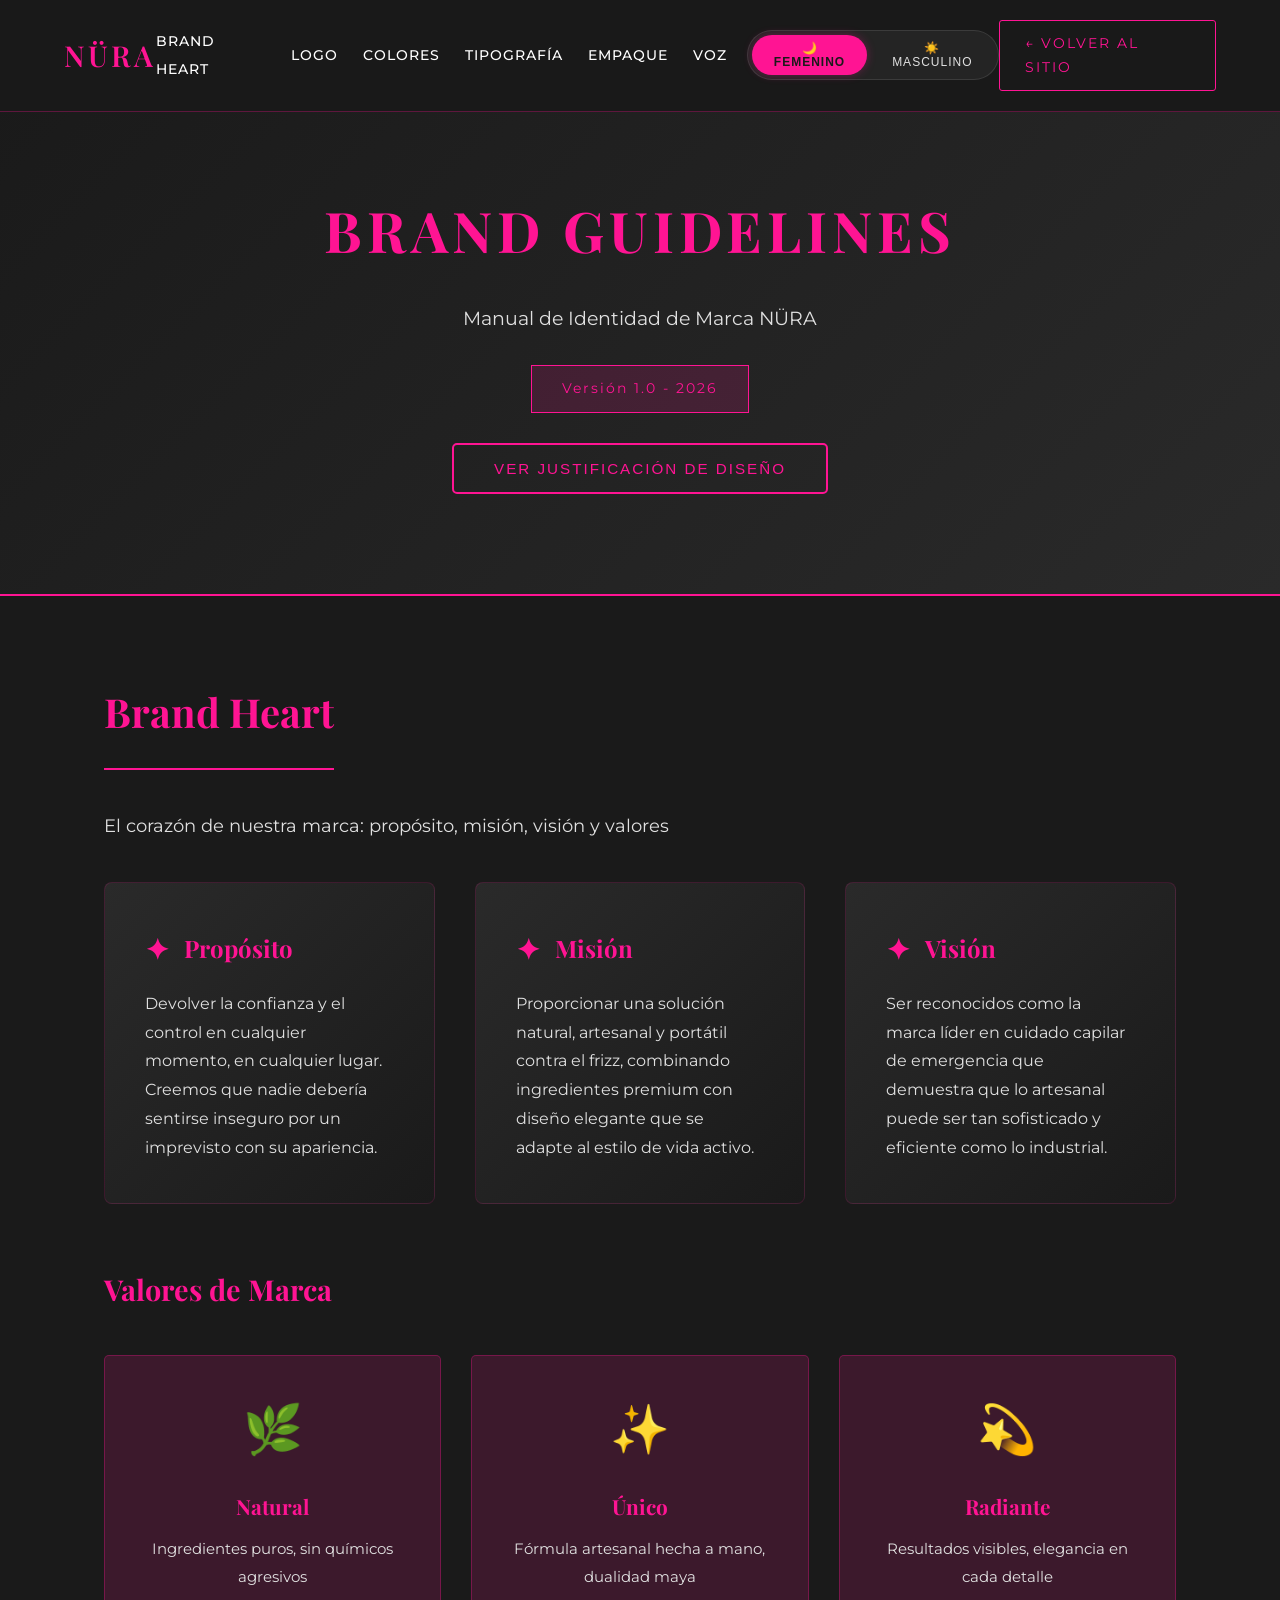
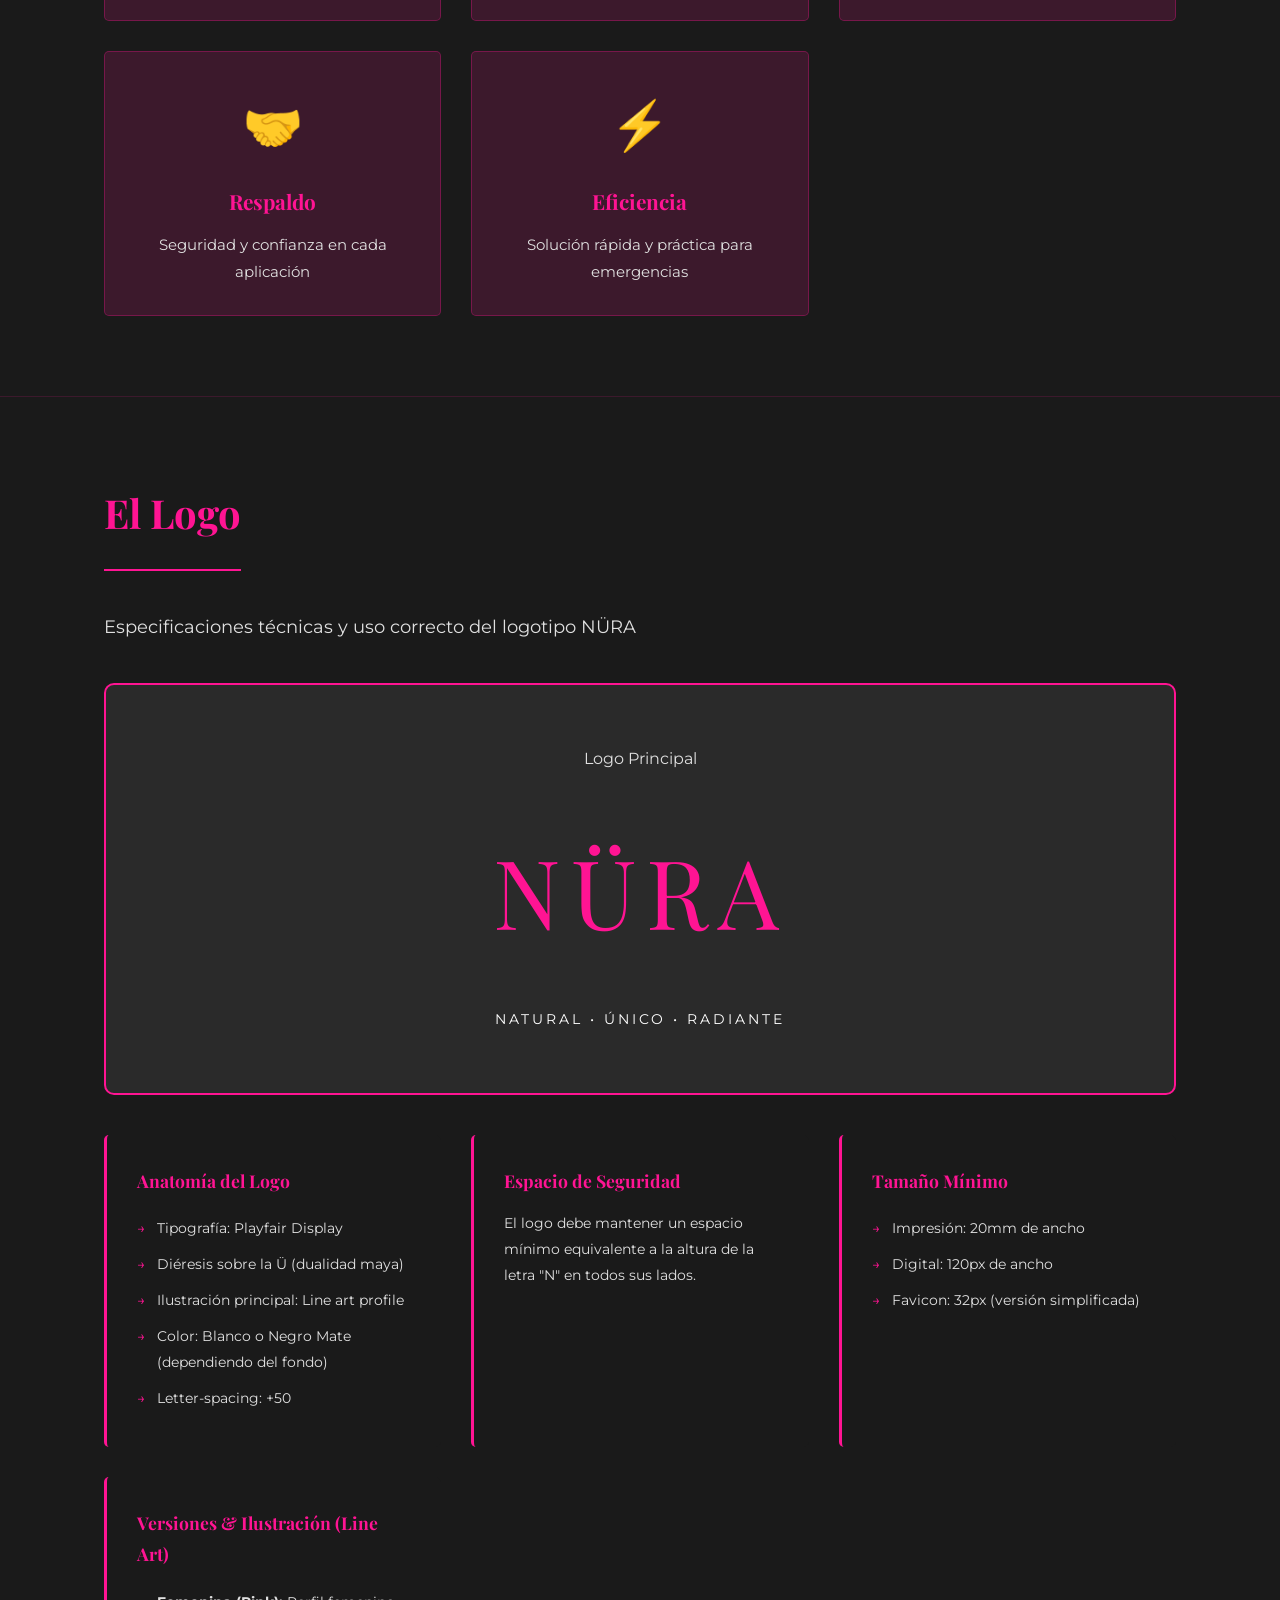
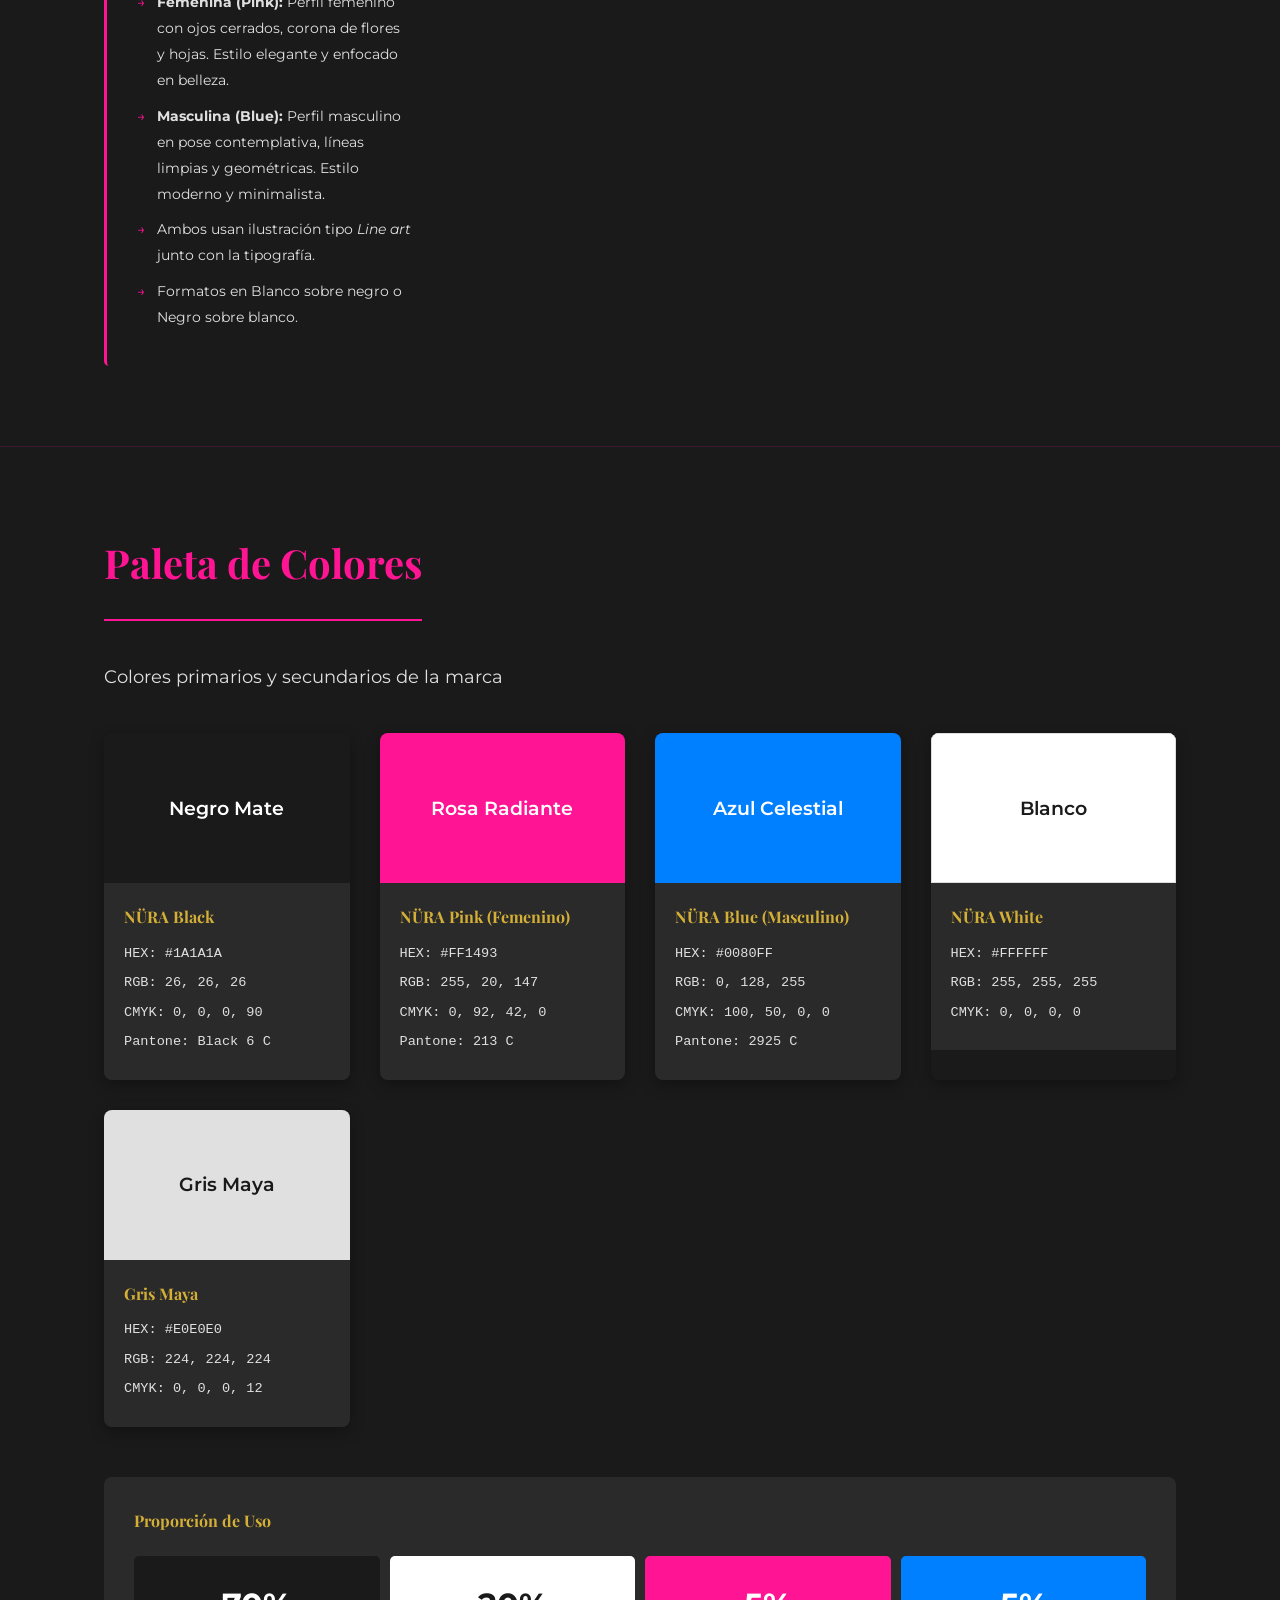
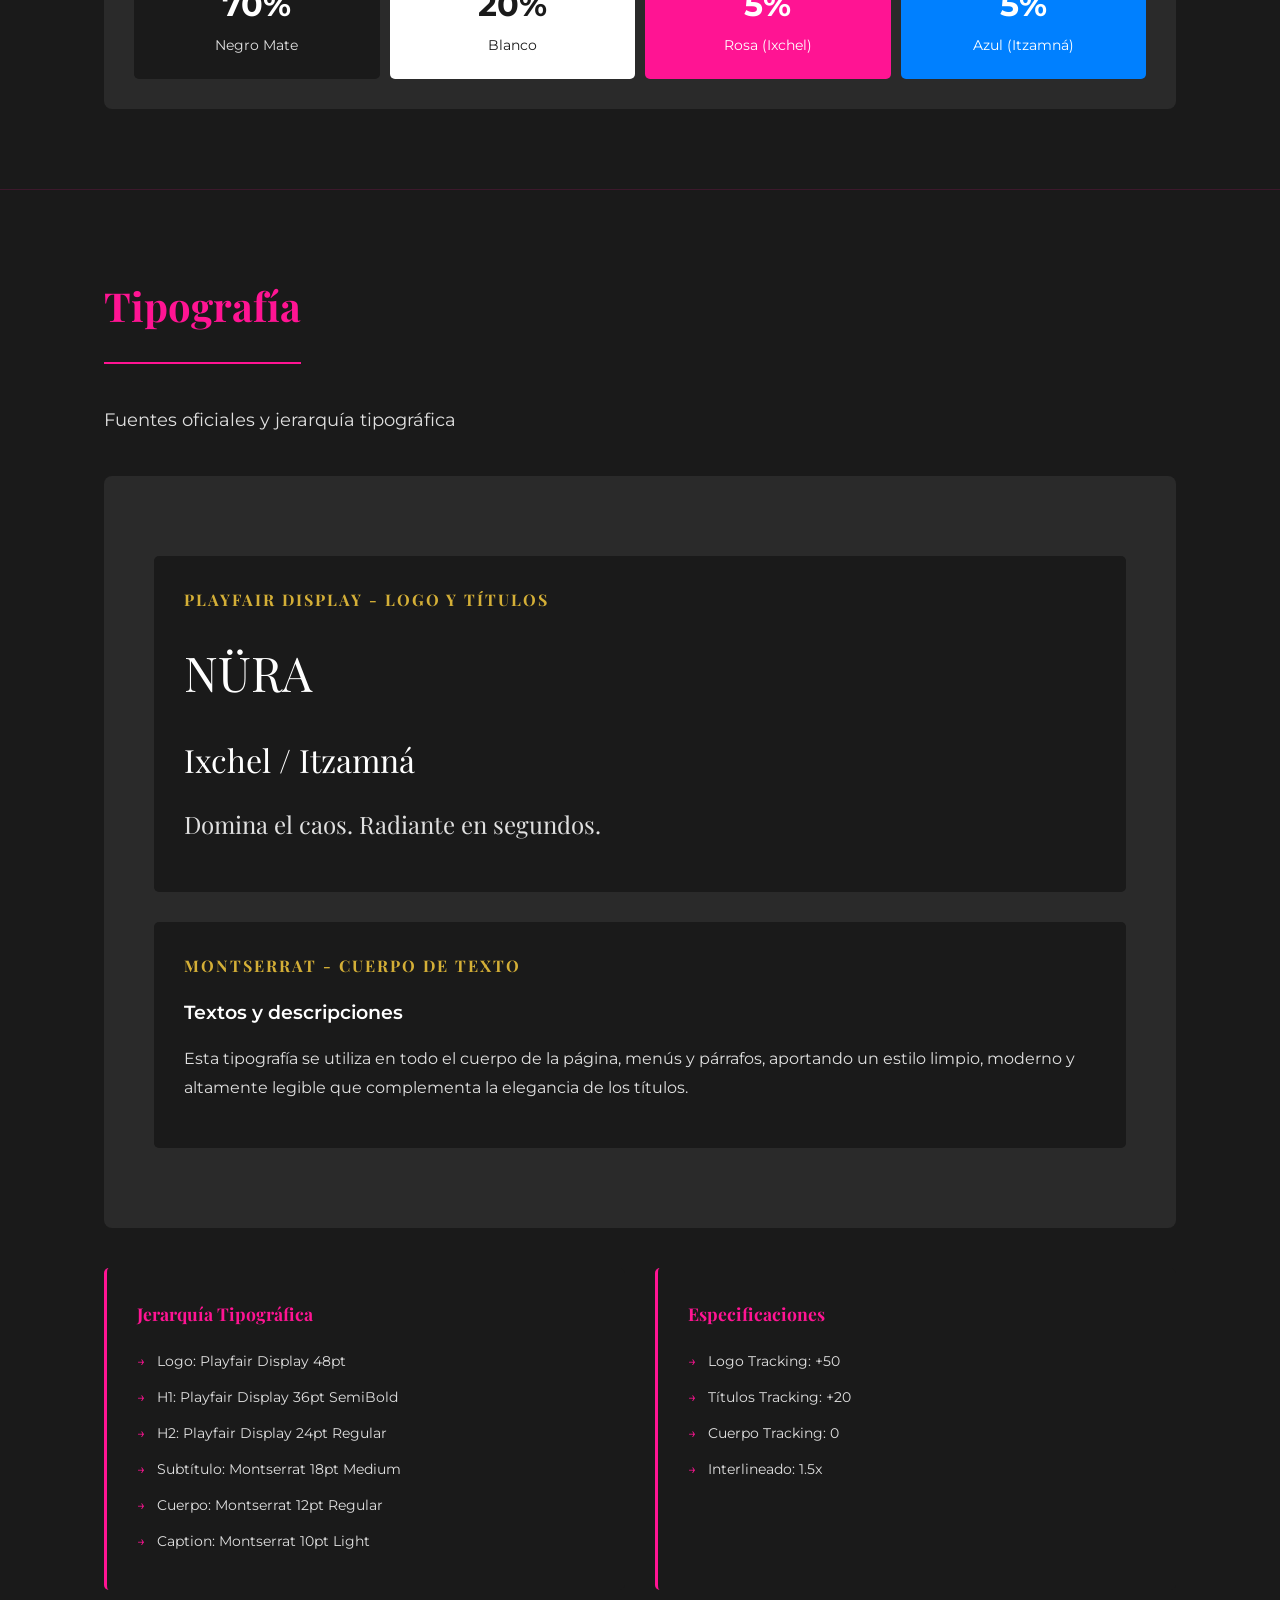
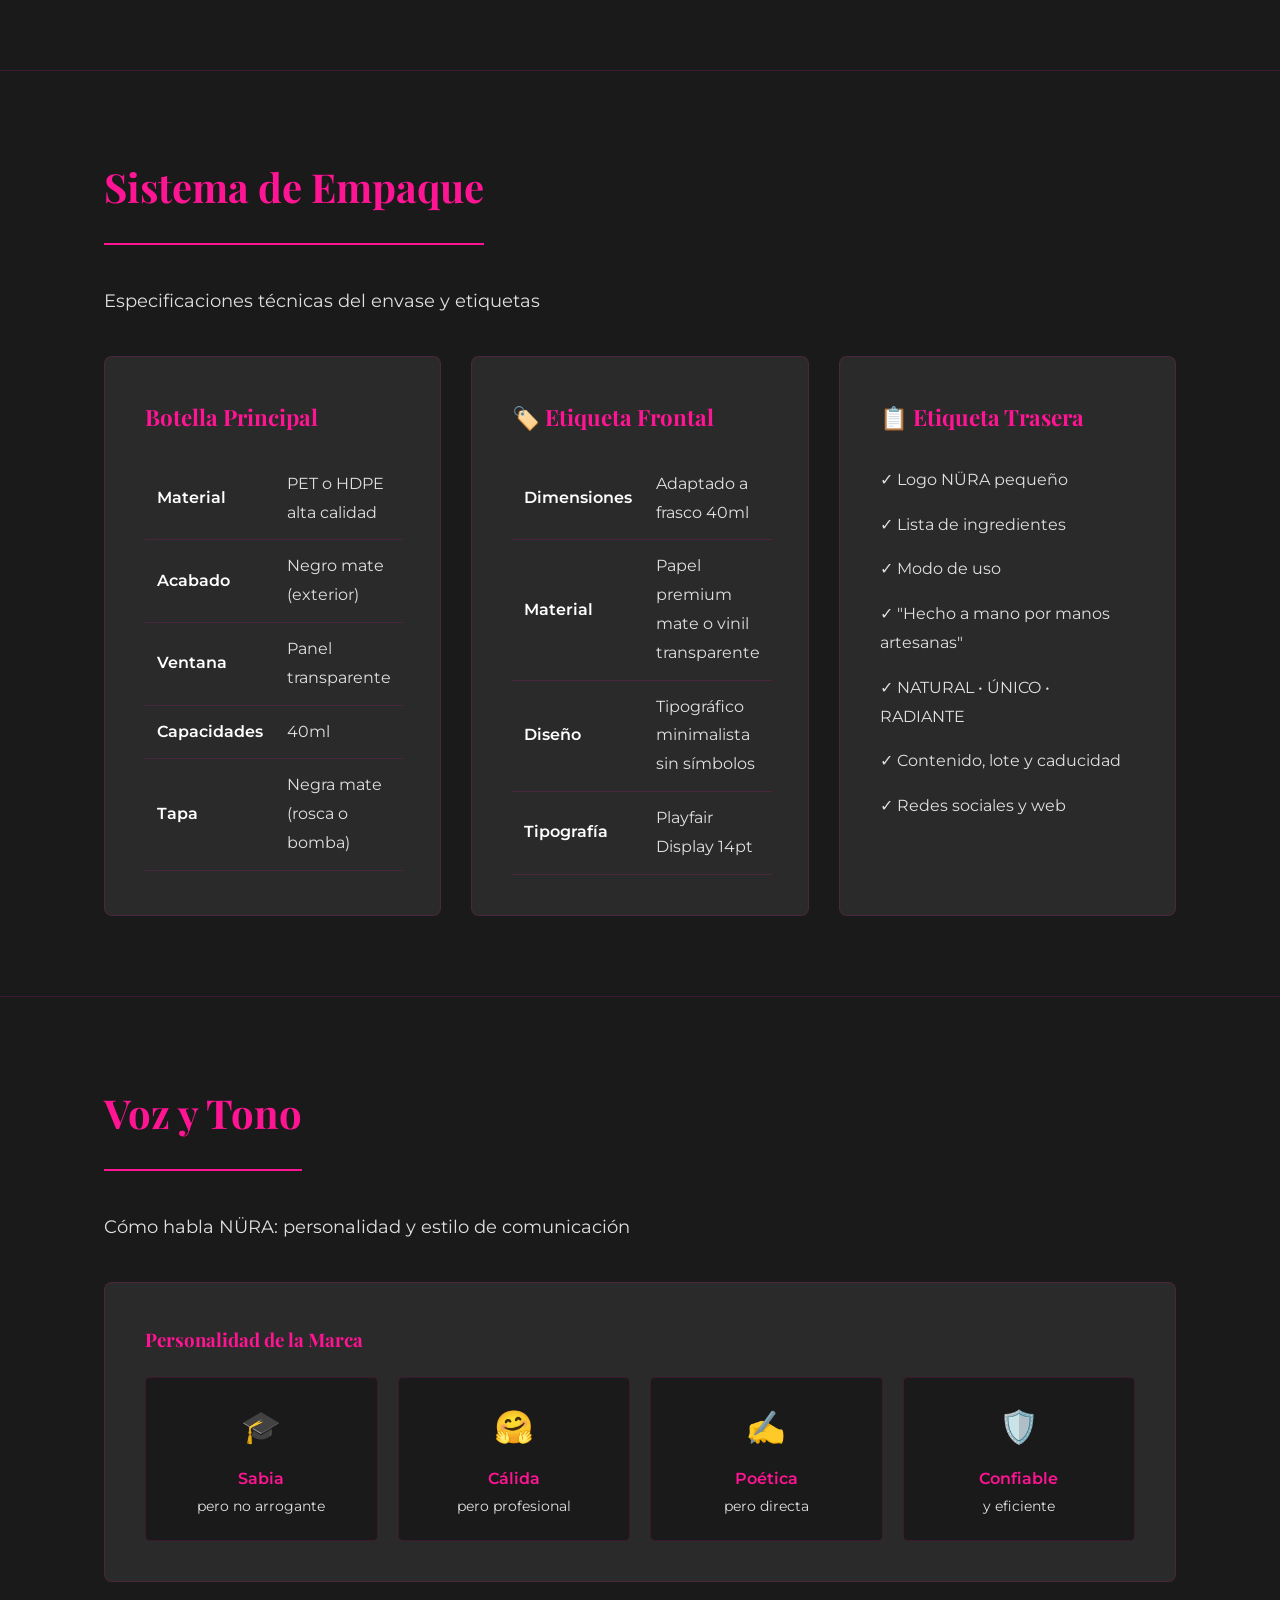
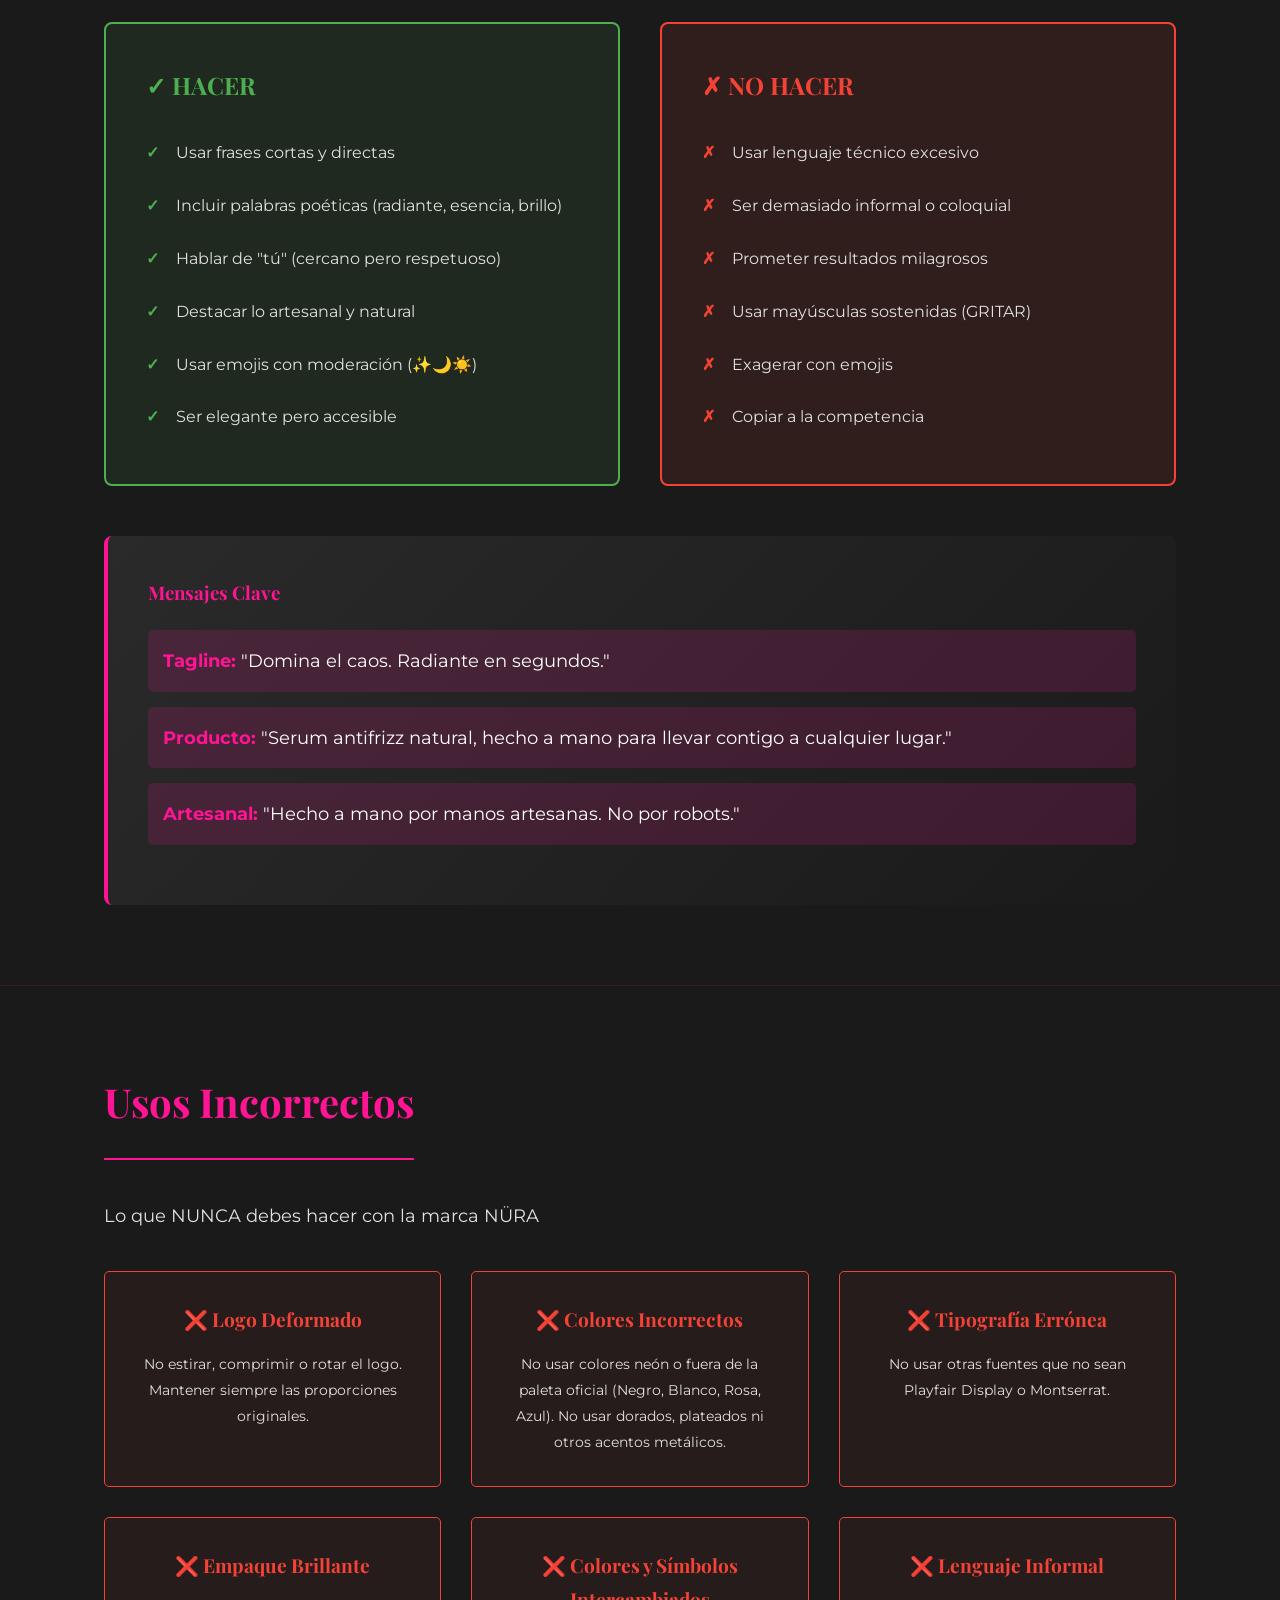
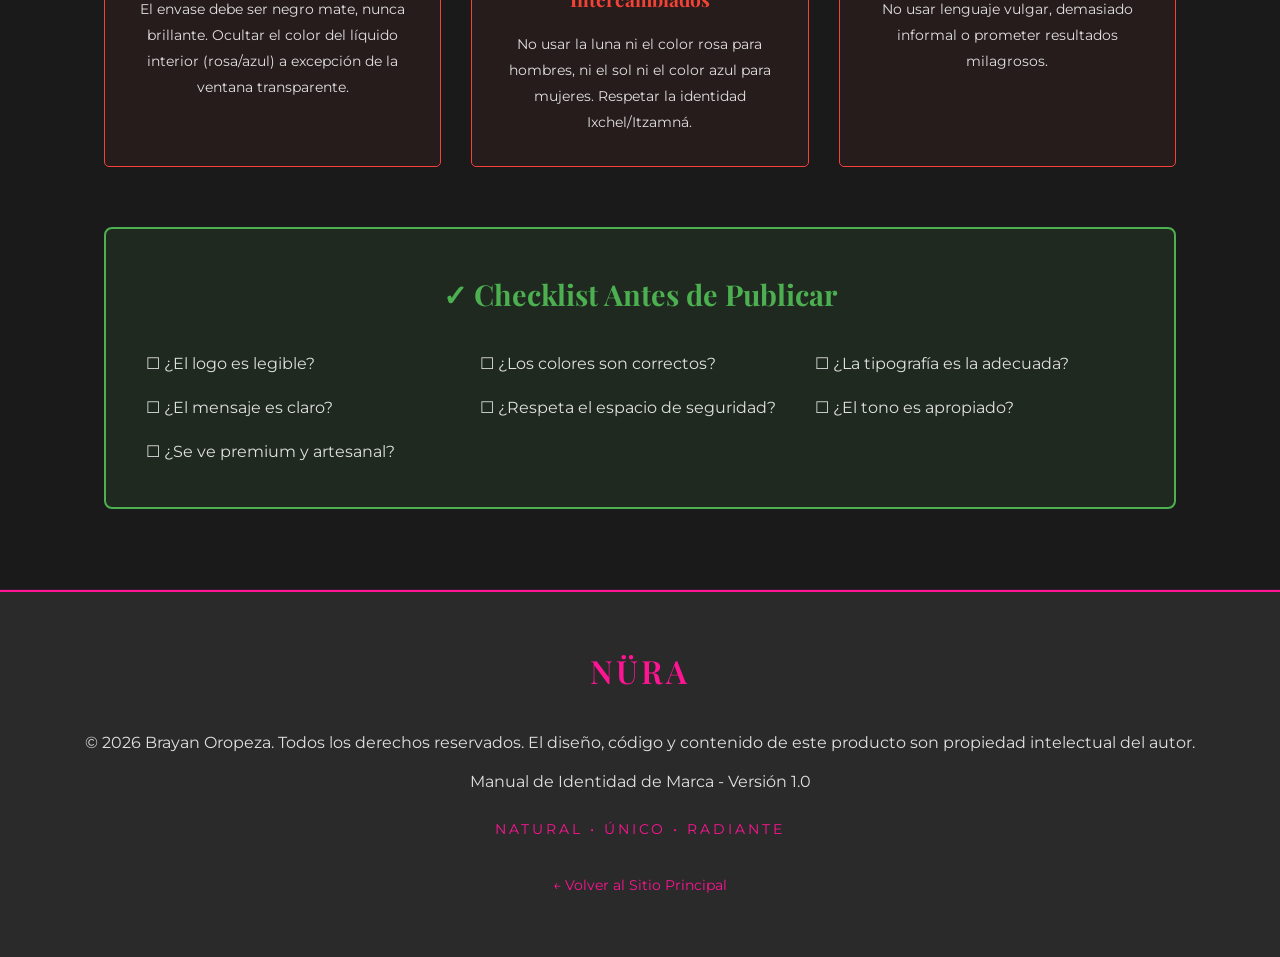
<file: brand-guidelines.html>
<!DOCTYPE html>
<html lang="es">
<head>
    <meta charset="UTF-8">
    <meta name="viewport" content="width=device-width, initial-scale=1.0">
    <meta name="description" content="NÜRA Brand Guidelines - Manual de Identidad de Marca">
    <title>NÜRA | Brand Guidelines</title>

    <!-- Fuentes -->
    <link rel="preconnect" href="https://fonts.googleapis.com">
    <link rel="preconnect" href="https://fonts.gstatic.com" crossorigin>
    <link href="https://fonts.googleapis.com/css2?family=Montserrat:wght@300;400;500;600;700&family=Playfair+Display:wght@400;600;700&display=swap" rel="stylesheet">

    <style>
        * {
            margin: 0;
            padding: 0;
            box-sizing: border-box;
        }

        :root {
            --nura-black: #1A1A1A;
            --nura-gold: #D4AF37;
            --nura-pink: #FF1493;
            --nura-blue: #0080FF;
            --nura-white: #FFFFFF;
            --nura-gray: #E0E0E0;
            --nura-gray-dark: #2a2a2a;
        }

        body {
            font-family: 'Montserrat', sans-serif;
            background-color: var(--nura-black);
            color: var(--nura-white);
            line-height: 1.8;
            overflow-x: hidden;
            
            /* Bloquear selección de texto */
            user-select: none;
            -webkit-user-select: none;
            -moz-user-select: none;
            -ms-user-select: none;
            
            /* Theme variables */
            --theme-primary: var(--nura-pink);
            --theme-primary-rgb: 255, 20, 147;
            --theme-glow: rgba(255, 20, 147, 0.3);
            --theme-glow-light: rgba(255, 20, 147, 0.15);
            transition: background-color 0.5s ease, color 0.5s ease;
        }

        body.theme-male {
            --theme-primary: var(--nura-blue);
            --theme-primary-rgb: 0, 128, 255;
            --theme-glow: rgba(0, 128, 255, 0.3);
            --theme-glow-light: rgba(0, 128, 255, 0.15);
        }

        h1, h2, h3, h4, .logo-text {
            font-family: 'Playfair Display', serif;
        }

        /* Navegación */
        nav {
            position: fixed;
            top: 0;
            width: 100%;
            padding: 20px 5%;
            background: rgba(26, 26, 26, 0.98);
            backdrop-filter: blur(10px);
            z-index: 1000;
            display: flex;
            justify-content: space-between;
            align-items: center;
            border-bottom: 1px solid var(--theme-glow);
            transition: border-bottom 0.5s ease;
        }

        .logo {
            font-family: 'Playfair Display', serif;
            font-size: 1.8rem;
            color: var(--theme-primary);
            text-decoration: none;
            font-weight: 600;
            letter-spacing: 3px;
            transition: color 0.5s ease;
        }

        .nav-links {
            display: flex;
            gap: 25px;
            list-style: none;
            align-items: center;
        }

        .nav-links a {
            color: var(--nura-white);
            text-decoration: none;
            font-size: 0.85rem;
            font-weight: 500;
            letter-spacing: 1px;
            transition: color 0.3s ease;
            text-transform: uppercase;
        }

        .nav-links a:hover {
            color: var(--theme-primary);
        }

        .back-button {
            padding: 10px 25px;
            border: 1px solid var(--theme-primary);
            color: var(--theme-primary);
            text-decoration: none;
            font-size: 0.85rem;
            letter-spacing: 2px;
            text-transform: uppercase;
            transition: all 0.3s ease;
            border-radius: 3px;
        }

        .back-button:hover {
            background: var(--theme-primary);
            color: var(--nura-black);
            box-shadow: 0 0 10px var(--theme-glow);
        }

        /* Theme Switcher Styles */
        .theme-switcher {
            display: flex;
            background: rgba(255, 255, 255, 0.05);
            border: 1px solid rgba(255, 255, 255, 0.1);
            border-radius: 30px;
            padding: 4px;
            gap: 4px;
            margin-left: 20px;
        }

        .theme-btn {
            background: transparent;
            border: none;
            color: var(--nura-gray);
            cursor: pointer;
            padding: 6px 12px;
            border-radius: 20px;
            font-size: 0.75rem;
            font-weight: 500;
            letter-spacing: 1px;
            text-transform: uppercase;
            display: flex;
            align-items: center;
            justify-content: center;
            gap: 4px;
            transition: all 0.3s ease;
        }

        .theme-btn:hover {
            background: rgba(255, 255, 255, 0.1);
            color: var(--nura-white);
        }

        .theme-btn.active {
            background: var(--theme-primary);
            color: var(--nura-black);
            box-shadow: 0 0 10px var(--theme-glow);
            font-weight: 600;
        }

        /* Hero */
        .hero {
            margin-top: 80px;
            padding: 100px 5%;
            background: linear-gradient(135deg, var(--nura-black) 0%, var(--nura-gray-dark) 100%);
            text-align: center;
            border-bottom: 2px solid var(--theme-primary);
            transition: border-bottom 0.5s ease;
        }

        .hero h1 {
            font-size: 3.5rem;
            color: var(--theme-primary);
            margin-bottom: 20px;
            letter-spacing: 5px;
            transition: color 0.5s ease;
        }

        .hero p {
            font-size: 1.2rem;
            color: var(--nura-gray);
            max-width: 700px;
            margin: 0 auto;
        }

        .version {
            display: inline-block;
            margin-top: 30px;
            padding: 10px 30px;
            background: var(--theme-glow-light);
            border: 1px solid var(--theme-primary);
            color: var(--theme-primary);
            font-size: 0.9rem;
            letter-spacing: 2px;
            transition: all 0.5s ease;
        }

        /* Contenido principal */
        .container {
            max-width: 1200px;
            margin: 0 auto;
            padding: 0 5%;
        }

        section {
            padding: 80px 0;
            border-bottom: 1px solid var(--theme-glow-light);
            transition: border-bottom 0.5s ease;
        }

        .section-title {
            font-size: 2.5rem;
            color: var(--theme-primary);
            margin-bottom: 40px;
            padding-bottom: 20px;
            border-bottom: 2px solid var(--theme-primary);
            display: inline-block;
            transition: all 0.5s ease;
        }

        .section-subtitle {
            color: var(--nura-gray);
            font-size: 1.1rem;
            margin-bottom: 40px;
        }

        /* Brand Heart */
        .brand-heart-grid {
            display: grid;
            grid-template-columns: repeat(auto-fit, minmax(300px, 1fr));
            gap: 40px;
            margin-top: 40px;
        }

        .brand-card {
            background: linear-gradient(135deg, var(--nura-gray-dark) 0%, var(--nura-black) 100%);
            border: 1px solid var(--theme-glow-light);
            border-radius: 8px;
            padding: 40px;
            transition: all 0.3s ease;
        }

        .brand-card:hover {
            border-color: var(--theme-primary);
            transform: translateY(-5px);
            box-shadow: 0 10px 30px var(--theme-glow);
        }

        .brand-card h3 {
            color: var(--theme-primary);
            font-size: 1.5rem;
            margin-bottom: 15px;
            display: flex;
            align-items: center;
            gap: 15px;
        }

        .brand-card h3::before {
            content: '✦';
            font-size: 1.8rem;
        }

        .brand-card p {
            color: var(--nura-gray);
            line-height: 1.8;
        }

        /* Valores */
        .values-grid {
            display: grid;
            grid-template-columns: repeat(auto-fit, minmax(250px, 1fr));
            gap: 30px;
            margin-top: 40px;
        }

        .value-item {
            text-align: center;
            padding: 30px;
            background: var(--theme-glow-light);
            border: 1px solid var(--theme-glow);
            border-radius: 5px;
        }

        .value-icon {
            font-size: 3rem;
            margin-bottom: 15px;
        }

        .value-item h4 {
            color: var(--theme-primary);
            font-size: 1.3rem;
            margin-bottom: 10px;
        }

        .value-item p {
            color: var(--nura-gray);
            font-size: 0.95rem;
        }

        /* Logo Section */
        .logo-showcase {
            background: var(--nura-gray-dark);
            padding: 60px 40px;
            border-radius: 10px;
            text-align: center;
            margin: 40px 0;
            border: 2px solid var(--theme-primary);
        }

        .logo-main {
            font-family: 'Playfair Display', serif;
            font-size: 6rem;
            color: var(--theme-primary);
            letter-spacing: 10px;
            margin: 30px 0;
        }

        .logo-specs {
            display: grid;
            grid-template-columns: repeat(auto-fit, minmax(250px, 1fr));
            gap: 30px;
            margin-top: 40px;
        }

        .spec-box {
            background: var(--nura-black);
            padding: 30px;
            border-radius: 5px;
            border-left: 3px solid var(--theme-primary);
        }

        .spec-box h4 {
            color: var(--theme-primary);
            margin-bottom: 15px;
            font-size: 1.1rem;
        }

        .spec-box p, .spec-box ul {
            color: var(--nura-gray);
            font-size: 0.9rem;
        }

        .spec-box ul {
            list-style: none;
            padding-left: 0;
        }

        .spec-box li {
            padding: 5px 0;
            padding-left: 20px;
            position: relative;
        }

        .spec-box li::before {
            content: '→';
            position: absolute;
            left: 0;
            color: var(--theme-primary);
        }

        /* Paleta de Colores */
        .color-grid {
            display: grid;
            grid-template-columns: repeat(auto-fit, minmax(200px, 1fr));
            gap: 30px;
            margin-top: 40px;
        }

        .color-card {
            border-radius: 8px;
            overflow: hidden;
            box-shadow: 0 5px 15px rgba(0,0,0,0.3);
        }

        .color-preview {
            height: 150px;
            display: flex;
            align-items: center;
            justify-content: center;
            font-size: 1.2rem;
            font-weight: 600;
        }

        .color-info {
            background: var(--nura-gray-dark);
            padding: 20px;
        }

        .color-info h4 {
            color: var(--nura-gold);
            margin-bottom: 10px;
        }

        .color-code {
            font-family: 'Courier New', monospace;
            color: var(--nura-gray);
            font-size: 0.85rem;
            margin: 5px 0;
        }

        /* Tipografía */
        .typography-showcase {
            background: var(--nura-gray-dark);
            padding: 50px;
            border-radius: 8px;
            margin: 30px 0;
        }

        .type-sample {
            margin: 30px 0;
            padding: 30px;
            background: var(--nura-black);
            border-radius: 5px;
        }

        .type-sample h4 {
            color: var(--nura-gold);
            margin-bottom: 15px;
            font-size: 1rem;
            text-transform: uppercase;
            letter-spacing: 2px;
        }

        .type-sample .sample {
            margin: 15px 0;
        }

        /* Elementos Gráficos */
        .graphics-grid {
            display: grid;
            grid-template-columns: repeat(auto-fit, minmax(300px, 1fr));
            gap: 40px;
            margin-top: 40px;
        }

        .graphic-item {
            background: linear-gradient(135deg, var(--nura-gray-dark) 0%, var(--nura-black) 100%);
            padding: 40px;
            border-radius: 8px;
            border: 1px solid var(--theme-glow-light);
        }

        .graphic-item h4 {
            color: var(--theme-primary);
            margin-bottom: 20px;
            font-size: 1.3rem;
        }

        .graphic-item ul {
            list-style: none;
            color: var(--nura-gray);
        }

        .graphic-item li {
            padding: 10px 0;
            padding-left: 25px;
            position: relative;
        }

        .graphic-item li::before {
            content: '✓';
            position: absolute;
            left: 0;
            color: var(--theme-primary);
            font-weight: bold;
        }

        /* Empaque */
        .packaging-specs {
            display: grid;
            grid-template-columns: repeat(auto-fit, minmax(300px, 1fr));
            gap: 30px;
            margin-top: 40px;
        }

        .packaging-card {
            background: var(--nura-gray-dark);
            padding: 40px;
            border-radius: 8px;
            border: 1px solid var(--theme-glow-light);
        }

        .packaging-card h4 {
            color: var(--theme-primary);
            font-size: 1.4rem;
            margin-bottom: 20px;
            display: flex;
            align-items: center;
            gap: 10px;
        }

        .packaging-card table {
            width: 100%;
            border-collapse: collapse;
            margin-top: 20px;
        }

        .packaging-card td {
            padding: 12px;
            border-bottom: 1px solid var(--theme-glow-light);
            color: var(--nura-gray);
        }

        .packaging-card td:first-child {
            font-weight: 600;
            color: var(--nura-white);
            width: 40%;
        }

        /* Voz y Tono */
        .voice-examples {
            display: grid;
            grid-template-columns: 1fr 1fr;
            gap: 40px;
            margin-top: 40px;
        }

        .voice-card {
            padding: 40px;
            border-radius: 8px;
        }

        .voice-do {
            background: rgba(76, 175, 80, 0.1);
            border: 2px solid #4CAF50;
        }

        .voice-dont {
            background: rgba(244, 67, 54, 0.1);
            border: 2px solid #F44336;
        }

        .voice-card h4 {
            font-size: 1.5rem;
            margin-bottom: 20px;
        }

        .voice-do h4 {
            color: #4CAF50;
        }

        .voice-dont h4 {
            color: #F44336;
        }

        .voice-card ul {
            list-style: none;
        }

        .voice-card li {
            padding: 12px 0;
            padding-left: 30px;
            position: relative;
            color: var(--nura-gray);
        }

        .voice-do li::before {
            content: '✓';
            position: absolute;
            left: 0;
            color: #4CAF50;
            font-weight: bold;
        }

        .voice-dont li::before {
            content: '✗';
            position: absolute;
            left: 0;
            color: #F44336;
            font-weight: bold;
        }

        /* Usos Incorrectos */
        .dont-grid {
            display: grid;
            grid-template-columns: repeat(auto-fit, minmax(250px, 1fr));
            gap: 30px;
            margin-top: 40px;
        }

        .dont-item {
            background: rgba(244, 67, 54, 0.05);
            border: 1px solid #F44336;
            padding: 30px;
            border-radius: 5px;
            text-align: center;
        }

        .dont-item h4 {
            color: #F44336;
            margin-bottom: 15px;
            font-size: 1.2rem;
        }

        .dont-item p {
            color: var(--nura-gray);
            font-size: 0.9rem;
        }

        /* Footer */
        footer {
            background: var(--nura-gray-dark);
            padding: 50px 5%;
            text-align: center;
            border-top: 2px solid var(--theme-primary);
        }

        footer .logo {
            font-size: 2rem;
            margin-bottom: 20px;
            display: inline-block;
        }

        footer p {
            color: var(--nura-gray);
            margin: 10px 0;
        }

        .footer-tagline {
            color: var(--theme-primary);
            letter-spacing: 3px;
            margin-top: 20px;
            font-size: 0.9rem;
        }

        /* Responsive */
        @media (max-width: 768px) {
            .hero h1 {
                font-size: 2rem;
            }

            .section-title {
                font-size: 1.8rem;
            }

            .logo-main {
                font-size: 3rem;
            }

            .voice-examples {
                grid-template-columns: 1fr;
            }

            .nav-links {
                display: none;
            }
        }

        /* Smooth scroll */
        html {
            scroll-behavior: smooth;
        }

        /* Animaciones */
        @keyframes fadeIn {
            from {
                opacity: 0;
                transform: translateY(20px);
            }
            to {
                opacity: 1;
                transform: translateY(0);
            }
        }

        /* Estilos de Botón en Modal/Hero */
        .btn-justificacion {
            display: inline-block;
            margin-top: 30px;
            padding: 15px 40px;
            background: transparent;
            border: 2px solid var(--theme-primary);
            color: var(--theme-primary);
            font-size: 0.95rem;
            letter-spacing: 2px;
            text-transform: uppercase;
            cursor: pointer;
            transition: all 0.3s ease;
            border-radius: 5px;
        }
        .btn-justificacion:hover {
            background: var(--theme-primary);
            color: var(--nura-black);
            box-shadow: 0 0 15px var(--theme-glow);
        }

        /* Modal Base CSS (similar al de style.css) */
        .modal-overlay { display: none; position: fixed; top: 0; left: 0; width: 100%; height: 100%; background: rgba(0,0,0,0.8); backdrop-filter: blur(5px); z-index: 9999; justify-content: center; align-items: center; }
        .modal-overlay.active { display: flex; }
        .modal-content { background: var(--nura-black); border: 1px solid var(--theme-primary); border-radius: 10px; max-width: 800px; width: 90%; max-height: 90vh; overflow-y: auto; padding: 40px; position: relative; box-shadow: 0 0 30px var(--theme-glow); }
        .modal-close { position: absolute; top: 20px; right: 20px; background: transparent; border: none; color: var(--nura-gray); font-size: 1.5rem; cursor: pointer; transition: color 0.3s; }
        .modal-close:hover { color: var(--theme-primary); }
        .modal-content h3 { font-size: 1.8rem; color: var(--theme-primary); margin-bottom: 20px; font-weight: 300; }
        .modal-content p { color: var(--nura-gray); margin-bottom: 15px; font-size: 1rem; line-height: 1.8; }
        .modal-content ul { color: var(--nura-gray); margin-bottom: 15px; padding-left: 20px; line-height: 1.8; }
    </style>
</head>
<body>

    <!-- Navegación -->
    <nav>
        <a href="index.html" class="logo">NÜRA</a>
        <ul class="nav-links">
            <li><a href="#brand-heart">Brand Heart</a></li>
            <li><a href="#logo">Logo</a></li>
            <li><a href="#colores">Colores</a></li>
            <li><a href="#tipografia">Tipografía</a></li>
            <li><a href="#empaque">Empaque</a></li>
            <li><a href="#voz">Voz</a></li>
        </ul>
        
        <div class="theme-switcher">
            <button id="btnFemale" class="theme-btn active" title="Versión Ixchel (Femenina)">🌙 Femenino</button>
            <button id="btnMale" class="theme-btn" title="Versión Itzamná (Masculina)">☀️ Masculino</button>
        </div>

        <a href="index.html" class="back-button">← Volver al Sitio</a>
    </nav>

    <!-- Hero -->
    <section class="hero">
        <h1>BRAND GUIDELINES</h1>
        <p>Manual de Identidad de Marca NÜRA</p>
        <div class="version">Versión 1.0 - 2026</div>
        <br>
        <button id="openJustificacion" class="btn-justificacion">Ver Justificación de Diseño</button>
    </section>

    <!-- Brand Heart -->
    <section id="brand-heart">
        <div class="container">
            <h2 class="section-title">Brand Heart</h2>
            <p class="section-subtitle">El corazón de nuestra marca: propósito, misión, visión y valores</p>

            <div class="brand-heart-grid">
                <div class="brand-card">
                    <h3>Propósito</h3>
                    <p>Devolver la confianza y el control en cualquier momento, en cualquier lugar. Creemos que nadie debería sentirse inseguro por un imprevisto con su apariencia.</p>
                </div>

                <div class="brand-card">
                    <h3>Misión</h3>
                    <p>Proporcionar una solución natural, artesanal y portátil contra el frizz, combinando ingredientes premium con diseño elegante que se adapte al estilo de vida activo.</p>
                </div>

                <div class="brand-card">
                    <h3>Visión</h3>
                    <p>Ser reconocidos como la marca líder en cuidado capilar de emergencia que demuestra que lo artesanal puede ser tan sofisticado y eficiente como lo industrial.</p>
                </div>
            </div>

            <h3 style="color: var(--theme-primary); margin: 60px 0 30px; font-size: 1.8rem; transition: color 0.5s ease;">Valores de Marca</h3>
            <div class="values-grid">
                <div class="value-item">
                    <div class="value-icon">🌿</div>
                    <h4>Natural</h4>
                    <p>Ingredientes puros, sin químicos agresivos</p>
                </div>
                <div class="value-item">
                    <div class="value-icon">✨</div>
                    <h4>Único</h4>
                    <p>Fórmula artesanal hecha a mano, dualidad maya</p>
                </div>
                <div class="value-item">
                    <div class="value-icon">💫</div>
                    <h4>Radiante</h4>
                    <p>Resultados visibles, elegancia en cada detalle</p>
                </div>
                <div class="value-item">
                    <div class="value-icon">🤝</div>
                    <h4>Respaldo</h4>
                    <p>Seguridad y confianza en cada aplicación</p>
                </div>
                <div class="value-item">
                    <div class="value-icon">⚡</div>
                    <h4>Eficiencia</h4>
                    <p>Solución rápida y práctica para emergencias</p>
                </div>
            </div>
        </div>
    </section>

    <!-- Logo -->
    <section id="logo">
        <div class="container">
            <h2 class="section-title">El Logo</h2>
            <p class="section-subtitle">Especificaciones técnicas y uso correcto del logotipo NÜRA</p>

            <div class="logo-showcase">
                <p style="color: var(--nura-gray); margin-bottom: 20px;">Logo Principal</p>
                <div class="logo-main">NÜRA</div>
                <p style="color: var(--nura-white); font-size: 0.9rem; letter-spacing: 3px;">NATURAL • ÚNICO • RADIANTE</p>
            </div>

            <div class="logo-specs">
                <div class="spec-box">
                    <h4>Anatomía del Logo</h4>
                    <ul>
                        <li>Tipografía: Playfair Display</li>
                        <li>Diéresis sobre la Ü (dualidad maya)</li>
                        <li>Ilustración principal: Line art profile</li>
                        <li>Color: Blanco o Negro Mate (dependiendo del fondo)</li>
                        <li>Letter-spacing: +50</li>
                    </ul>
                </div>

                <div class="spec-box">
                    <h4>Espacio de Seguridad</h4>
                    <p>El logo debe mantener un espacio mínimo equivalente a la altura de la letra "N" en todos sus lados.</p>
                </div>

                <div class="spec-box">
                    <h4>Tamaño Mínimo</h4>
                    <ul>
                        <li>Impresión: 20mm de ancho</li>
                        <li>Digital: 120px de ancho</li>
                        <li>Favicon: 32px (versión simplificada)</li>
                    </ul>
                </div>

                <div class="spec-box">
                    <h4>Versiones & Ilustración (Line Art)</h4>
                    <ul>
                        <li><strong>Femenina (Pink):</strong> Perfil femenino con ojos cerrados, corona de flores y hojas. Estilo elegante y enfocado en belleza.</li>
                        <li><strong>Masculina (Blue):</strong> Perfil masculino en pose contemplativa, líneas limpias y geométricas. Estilo moderno y minimalista.</li>
                        <li>Ambos usan ilustración tipo <em>Line art</em> junto con la tipografía.</li>
                        <li>Formatos en Blanco sobre negro o Negro sobre blanco.</li>
                    </ul>
                </div>
            </div>
        </div>
    </section>

    <!-- Colores -->
    <section id="colores">
        <div class="container">
            <h2 class="section-title">Paleta de Colores</h2>
            <p class="section-subtitle">Colores primarios y secundarios de la marca</p>

            <div class="color-grid">
                <div class="color-card">
                    <div class="color-preview" style="background: var(--nura-black); color: var(--nura-white);">
                        Negro Mate
                    </div>
                    <div class="color-info">
                        <h4>NÜRA Black</h4>
                        <div class="color-code">HEX: #1A1A1A</div>
                        <div class="color-code">RGB: 26, 26, 26</div>
                        <div class="color-code">CMYK: 0, 0, 0, 90</div>
                        <div class="color-code">Pantone: Black 6 C</div>
                    </div>
                </div>



                <div class="color-card">
                    <div class="color-preview" style="background: var(--nura-pink); color: var(--nura-white);">
                        Rosa Radiante
                    </div>
                    <div class="color-info">
                        <h4>NÜRA Pink (Femenino)</h4>
                        <div class="color-code">HEX: #FF1493</div>
                        <div class="color-code">RGB: 255, 20, 147</div>
                        <div class="color-code">CMYK: 0, 92, 42, 0</div>
                        <div class="color-code">Pantone: 213 C</div>
                    </div>
                </div>

                <div class="color-card">
                    <div class="color-preview" style="background: var(--nura-blue); color: var(--nura-white);">
                        Azul Celestial
                    </div>
                    <div class="color-info">
                        <h4>NÜRA Blue (Masculino)</h4>
                        <div class="color-code">HEX: #0080FF</div>
                        <div class="color-code">RGB: 0, 128, 255</div>
                        <div class="color-code">CMYK: 100, 50, 0, 0</div>
                        <div class="color-code">Pantone: 2925 C</div>
                    </div>
                </div>

                <div class="color-card">
                    <div class="color-preview" style="background: var(--nura-white); color: var(--nura-black); border: 1px solid #ddd;">
                        Blanco
                    </div>
                    <div class="color-info">
                        <h4>NÜRA White</h4>
                        <div class="color-code">HEX: #FFFFFF</div>
                        <div class="color-code">RGB: 255, 255, 255</div>
                        <div class="color-code">CMYK: 0, 0, 0, 0</div>
                    </div>
                </div>

                <div class="color-card">
                    <div class="color-preview" style="background: var(--nura-gray); color: var(--nura-black);">
                        Gris Maya
                    </div>
                    <div class="color-info">
                        <h4>Gris Maya</h4>
                        <div class="color-code">HEX: #E0E0E0</div>
                        <div class="color-code">RGB: 224, 224, 224</div>
                        <div class="color-code">CMYK: 0, 0, 0, 12</div>
                    </div>
                </div>
            </div>

            <div style="margin-top: 50px; padding: 30px; background: var(--nura-gray-dark); border-radius: 8px;">
                <h4 style="color: var(--nura-gold); margin-bottom: 20px;">Proporción de Uso</h4>
                <div style="display: flex; gap: 10px; flex-wrap: wrap; margin-top: 20px;">
                    <div style="flex: 1; min-width: 120px; text-align: center; padding: 20px; background: var(--nura-black); border-radius: 5px;">
                        <div style="font-size: 2rem; color: var(--nura-white); font-weight: bold;">70%</div>
                        <div style="color: var(--nura-gray); font-size: 0.9rem;">Negro Mate</div>
                    </div>
                    <div style="flex: 1; min-width: 120px; text-align: center; padding: 20px; background: var(--nura-white); border-radius: 5px;">
                        <div style="font-size: 2rem; color: var(--nura-black); font-weight: bold;">20%</div>
                        <div style="color: var(--nura-black); font-size: 0.9rem;">Blanco</div>
                    </div>
                    <div style="flex: 1; min-width: 120px; text-align: center; padding: 20px; background: var(--nura-pink); border-radius: 5px;">
                        <div style="font-size: 2rem; color: var(--nura-white); font-weight: bold;">5%</div>
                        <div style="color: var(--nura-white); font-size: 0.9rem;">Rosa (Ixchel)</div>
                    </div>
                    <div style="flex: 1; min-width: 120px; text-align: center; padding: 20px; background: var(--nura-blue); border-radius: 5px;">
                        <div style="font-size: 2rem; color: var(--nura-white); font-weight: bold;">5%</div>
                        <div style="color: var(--nura-white); font-size: 0.9rem;">Azul (Itzamná)</div>
                    </div>
                </div>
            </div>
        </div>
    </section>

    <!-- Tipografía -->
    <section id="tipografia">
        <div class="container">
            <h2 class="section-title">Tipografía</h2>
            <p class="section-subtitle">Fuentes oficiales y jerarquía tipográfica</p>

            <div class="typography-showcase">
                <div class="type-sample">
                    <h4>Playfair Display - Logo y Títulos</h4>
                    <div class="sample" style="font-family: 'Playfair Display', serif; font-size: 3rem; color: var(--nura-white);">NÜRA</div>
                    <div class="sample" style="font-family: 'Playfair Display', serif; font-size: 2rem; color: var(--nura-white);">Ixchel / Itzamná</div>
                    <div class="sample" style="font-family: 'Playfair Display', serif; font-size: 1.5rem; color: var(--nura-gray);">Domina el caos. Radiante en segundos.</div>
                </div>

                <div class="type-sample">
                    <h4>Montserrat - Cuerpo de Texto</h4>
                    <div class="sample" style="font-family: 'Montserrat', sans-serif; font-size: 1.2rem; font-weight: 600; color: var(--nura-white);">Textos y descripciones</div>
                    <div class="sample" style="font-family: 'Montserrat', sans-serif; font-size: 1rem; color: var(--nura-gray);">
                        Esta tipografía se utiliza en todo el cuerpo de la página, menús y párrafos, aportando un estilo limpio, moderno y altamente legible que complementa la elegancia de los títulos.
                    </div>
                </div>
            </div>

            <div class="logo-specs">
                <div class="spec-box">
                    <h4>Jerarquía Tipográfica</h4>
                    <ul>
                        <li>Logo: Playfair Display 48pt</li>
                        <li>H1: Playfair Display 36pt SemiBold</li>
                        <li>H2: Playfair Display 24pt Regular</li>
                        <li>Subtítulo: Montserrat 18pt Medium</li>
                        <li>Cuerpo: Montserrat 12pt Regular</li>
                        <li>Caption: Montserrat 10pt Light</li>
                    </ul>
                </div>

                <div class="spec-box">
                    <h4>Especificaciones</h4>
                    <ul>
                        <li>Logo Tracking: +50</li>
                        <li>Títulos Tracking: +20</li>
                        <li>Cuerpo Tracking: 0</li>
                        <li>Interlineado: 1.5x</li>
                    </ul>
                </div>
            </div>
        </div>
    </section>


    <!-- Empaque -->
    <section id="empaque">
        <div class="container">
            <h2 class="section-title">Sistema de Empaque</h2>
            <p class="section-subtitle">Especificaciones técnicas del envase y etiquetas</p>

            <div class="packaging-specs">
                <div class="packaging-card">
                    <h4> Botella Principal</h4>
                    <table>
                        <tr>
                            <td>Material</td>
                            <td>PET o HDPE alta calidad</td>
                        </tr>
                        <tr>
                            <td>Acabado</td>
                            <td>Negro mate (exterior)</td>
                        </tr>
                        <tr>
                            <td>Ventana</td>
                            <td>Panel transparente</td>
                        </tr>
                        <tr>
                            <td>Capacidades</td>
                            <td>40ml</td>
                        </tr>
                        <tr>
                            <td>Tapa</td>
                            <td>Negra mate (rosca o bomba)</td>
                        </tr>
                    </table>
                </div>

                <div class="packaging-card">
                    <h4>🏷️ Etiqueta Frontal</h4>
                    <table>
                        <tr>
                            <td>Dimensiones</td>
                            <td>Adaptado a frasco 40ml</td>
                        </tr>
                        <tr>
                            <td>Material</td>
                            <td>Papel premium mate o vinil transparente</td>
                        </tr>
                        <tr>
                            <td>Diseño</td>
                            <td>Tipográfico minimalista sin símbolos</td>
                        </tr>
                        <tr>
                            <td>Tipografía</td>
                            <td>Playfair Display 14pt</td>
                        </tr>
                    </table>
                </div>

                <div class="packaging-card">
                    <h4>📋 Etiqueta Trasera</h4>
                    <ul style="list-style: none; color: var(--nura-gray); margin-top: 20px;">
                        <li style="padding: 8px 0;">✓ Logo NÜRA pequeño</li>
                        <li style="padding: 8px 0;">✓ Lista de ingredientes</li>
                        <li style="padding: 8px 0;">✓ Modo de uso</li>
                        <li style="padding: 8px 0;">✓ "Hecho a mano por manos artesanas"</li>
                        <li style="padding: 8px 0;">✓ NATURAL • ÚNICO • RADIANTE</li>
                        <li style="padding: 8px 0;">✓ Contenido, lote y caducidad</li>
                        <li style="padding: 8px 0;">✓ Redes sociales y web</li>
                    </ul>
                </div>
            </div>
        </div>
    </section>

    <!-- Voz y Tono -->
    <section id="voz">
        <div class="container">
            <h2 class="section-title">Voz y Tono</h2>
            <p class="section-subtitle">Cómo habla NÜRA: personalidad y estilo de comunicación</p>

            <div style="background: var(--nura-gray-dark); padding: 40px; border-radius: 8px; margin: 30px 0; border: 1px solid var(--theme-glow-light); transition: border 0.5s ease;">
                <h3 style="color: var(--theme-primary); margin-bottom: 20px; transition: color 0.5s ease;">Personalidad de la Marca</h3>
                <div style="display: grid; grid-template-columns: repeat(auto-fit, minmax(200px, 1fr)); gap: 20px;">
                    <div style="padding: 20px; background: var(--nura-black); border-radius: 5px; text-align: center; border: 1px solid var(--theme-glow-light); transition: border 0.5s ease;">
                        <div style="font-size: 2rem; margin-bottom: 10px;">🎓</div>
                        <div style="color: var(--theme-primary); font-weight: 600; transition: color 0.5s ease;">Sabia</div>
                        <div style="color: var(--nura-gray); font-size: 0.9rem;">pero no arrogante</div>
                    </div>
                    <div style="padding: 20px; background: var(--nura-black); border-radius: 5px; text-align: center; border: 1px solid var(--theme-glow-light); transition: border 0.5s ease;">
                        <div style="font-size: 2rem; margin-bottom: 10px;">🤗</div>
                        <div style="color: var(--theme-primary); font-weight: 600; transition: color 0.5s ease;">Cálida</div>
                        <div style="color: var(--nura-gray); font-size: 0.9rem;">pero profesional</div>
                    </div>
                    <div style="padding: 20px; background: var(--nura-black); border-radius: 5px; text-align: center; border: 1px solid var(--theme-glow-light); transition: border 0.5s ease;">
                        <div style="font-size: 2rem; margin-bottom: 10px;">✍️</div>
                        <div style="color: var(--theme-primary); font-weight: 600; transition: color 0.5s ease;">Poética</div>
                        <div style="color: var(--nura-gray); font-size: 0.9rem;">pero directa</div>
                    </div>
                    <div style="padding: 20px; background: var(--nura-black); border-radius: 5px; text-align: center; border: 1px solid var(--theme-glow-light); transition: border 0.5s ease;">
                        <div style="font-size: 2rem; margin-bottom: 10px;">🛡️</div>
                        <div style="color: var(--theme-primary); font-weight: 600; transition: color 0.5s ease;">Confiable</div>
                        <div style="color: var(--nura-gray); font-size: 0.9rem;">y eficiente</div>
                    </div>
                </div>
            </div>

            <div class="voice-examples">
                <div class="voice-card voice-do">
                    <h4>✓ HACER</h4>
                    <ul>
                        <li>Usar frases cortas y directas</li>
                        <li>Incluir palabras poéticas (radiante, esencia, brillo)</li>
                        <li>Hablar de "tú" (cercano pero respetuoso)</li>
                        <li>Destacar lo artesanal y natural</li>
                        <li>Usar emojis con moderación (✨🌙☀️)</li>
                        <li>Ser elegante pero accesible</li>
                    </ul>
                </div>

                <div class="voice-card voice-dont">
                    <h4>✗ NO HACER</h4>
                    <ul>
                        <li>Usar lenguaje técnico excesivo</li>
                        <li>Ser demasiado informal o coloquial</li>
                        <li>Prometer resultados milagrosos</li>
                        <li>Usar mayúsculas sostenidas (GRITAR)</li>
                        <li>Exagerar con emojis</li>
                        <li>Copiar a la competencia</li>
                    </ul>
                </div>
            </div>

            <div style="margin-top: 50px; padding: 40px; background: linear-gradient(135deg, var(--nura-gray-dark) 0%, var(--nura-black) 100%); border-radius: 8px; border-left: 4px solid var(--theme-primary); transition: border-left 0.5s ease;">
                <h3 style="color: var(--theme-primary); margin-bottom: 20px; transition: color 0.5s ease;">Mensajes Clave</h3>
                <div style="margin: 20px 0;">
                    <div style="color: var(--nura-white); font-size: 1.1rem; margin: 15px 0; padding: 15px; background: var(--theme-glow-light); border-radius: 5px; transition: background 0.5s ease;">
                        <strong style="color: var(--theme-primary); transition: color 0.5s ease;">Tagline:</strong> "Domina el caos. Radiante en segundos."
                    </div>
                    <div style="color: var(--nura-white); font-size: 1.1rem; margin: 15px 0; padding: 15px; background: var(--theme-glow-light); border-radius: 5px; transition: background 0.5s ease;">
                        <strong style="color: var(--theme-primary); transition: color 0.5s ease;">Producto:</strong> "Serum antifrizz natural, hecho a mano para llevar contigo a cualquier lugar."
                    </div>
                    <div style="color: var(--nura-white); font-size: 1.1rem; margin: 15px 0; padding: 15px; background: var(--theme-glow-light); border-radius: 5px; transition: background 0.5s ease;">
                        <strong style="color: var(--theme-primary); transition: color 0.5s ease;">Artesanal:</strong> "Hecho a mano por manos artesanas. No por robots."
                    </div>
                </div>
            </div>
        </div>
    </section>

    <!-- Usos Incorrectos -->
    <section id="incorrectos">
        <div class="container">
            <h2 class="section-title">Usos Incorrectos</h2>
            <p class="section-subtitle">Lo que NUNCA debes hacer con la marca NÜRA</p>

            <div class="dont-grid">
                <div class="dont-item">
                    <h4>❌ Logo Deformado</h4>
                    <p>No estirar, comprimir o rotar el logo. Mantener siempre las proporciones originales.</p>
                </div>

                <div class="dont-item">
                    <h4>❌ Colores Incorrectos</h4>
                    <p>No usar colores neón o fuera de la paleta oficial (Negro, Blanco, Rosa, Azul). No usar dorados, plateados ni otros acentos metálicos.</p>
                </div>

                <div class="dont-item">
                    <h4>❌ Tipografía Errónea</h4>
                    <p>No usar otras fuentes que no sean Playfair Display o Montserrat.</p>
                </div>

                <div class="dont-item">
                    <h4>❌ Empaque Brillante</h4>
                    <p>El envase debe ser negro mate, nunca brillante. Ocultar el color del líquido interior (rosa/azul) a excepción de la ventana transparente.</p>
                </div>

                <div class="dont-item">
                    <h4>❌ Colores y Símbolos Intercambiados</h4>
                    <p>No usar la luna ni el color rosa para hombres, ni el sol ni el color azul para mujeres. Respetar la identidad Ixchel/Itzamná.</p>
                </div>

                <div class="dont-item">
                    <h4>❌ Lenguaje Informal</h4>
                    <p>No usar lenguaje vulgar, demasiado informal o prometer resultados milagrosos.</p>
                </div>
            </div>

            <div style="margin-top: 60px; padding: 40px; background: rgba(76, 175, 80, 0.1); border: 2px solid #4CAF50; border-radius: 8px; text-align: center;">
                <h3 style="color: #4CAF50; margin-bottom: 20px; font-size: 1.8rem;">✓ Checklist Antes de Publicar</h3>
                <div style="display: grid; grid-template-columns: repeat(auto-fit, minmax(250px, 1fr)); gap: 15px; text-align: left; margin-top: 30px;">
                    <div style="color: var(--nura-gray);">☐ ¿El logo es legible?</div>
                    <div style="color: var(--nura-gray);">☐ ¿Los colores son correctos?</div>
                    <div style="color: var(--nura-gray);">☐ ¿La tipografía es la adecuada?</div>
                    <div style="color: var(--nura-gray);">☐ ¿El mensaje es claro?</div>
                    <div style="color: var(--nura-gray);">☐ ¿Respeta el espacio de seguridad?</div>
                    <div style="color: var(--nura-gray);">☐ ¿El tono es apropiado?</div>
                    <div style="color: var(--nura-gray);">☐ ¿Se ve premium y artesanal?</div>
                </div>
            </div>
        </div>
    </section>

    <!-- Footer -->
    <footer>
        <div class="logo">NÜRA</div>
        <p>&copy; 2026 Brayan Oropeza. Todos los derechos reservados. El diseño, código y contenido de este producto son propiedad intelectual del autor.</p>
        <p>Manual de Identidad de Marca - Versión 1.0</p>
        <p class="footer-tagline">NATURAL • ÚNICO • RADIANTE</p>
        <p style="margin-top: 30px; font-size: 0.85rem;">
            <a href="index.html" style="color: var(--theme-primary); text-decoration: none; transition: color 0.5s ease;">← Volver al Sitio Principal</a>
        </p>
    </footer>

    <!-- Modal de Justificación -->
    <div id="justificacionModal" class="modal-overlay">
        <div class="modal-content">
            <button class="modal-close" id="closeJustificacion">✖</button>
            <h3>Estrategia y Posicionamiento de Marca</h3>
            <p><strong>1. Estrategia de Segmentación y Anclaje Cultural (Dualidad Maya)</strong><br>
            La división de la línea en dos avatares (Femenino/Masculino) apoyados en la dualidad de Ixchel e Itzamná no es meramente estética; es una estrategia de <em>marketing de nicho hiper-segmentado</em>. Permite dirigir el mensaje exacto a los dolores de cada audiencia (ej. estética y luminosidad para mujeres, practicidad y control para hombres). Usamos ilustraciones tipo <em>Line Art</em> porque comunican un proceso artesanal y exclusivo ("hecho a mano") que contrasta con el aspecto industrial de los competidores, elevando la percepción de valor (Premium Pricing Strategy).</p>

            <p><strong>2. Psicología del Color y Alto Contraste (Scroll-Stopping Design)</strong><br>
            En el saturado entorno de redes sociales, la paleta de colores actúa como un mecanismo de interrupción visual (Pattern Interrupt):</p>
            <ul>
                <li><strong>Magenta Profundo (#FF1493 - Femenino):</strong> A diferencia de los rosas pastel tradicionales (que comunican pasividad o debilidad), este magenta de alta saturación evoca energía, disrupción y empoderamiento. Es un color que exige atención e incita a la compra por impulso, fundamental para un producto de "emergencia".</li>
                <li><strong>Azul Brillante (#0080FF - Masculino):</strong> En neuromarketing, el azul saturado comunica eficacia clínica, control y confianza. Mitiga la fricción de compra en el público masculino al presentar el producto no como un cosmético vanidoso, sino como una herramienta de grooming funcional e infalible.</li>
                <li><strong>El Lienzo Negro Mate (#1A1A1A):</strong> El uso del negro en un 70% de la proporción funciona bajo la estrategia de <em>Lujo Accesible (Masstige)</em>. El fondo oscuro elimina el "ruido" visual, hace que los colores neón destaquen tridimensionalmente y asocia psicológicamente el producto con marcas de alta costura o tecnología premium.</li>
            </ul>

            <p><strong>3. Dualidad de Identidad (Digital vs Físico)</strong><br>
            Implementamos una estrategia de <em>doble percepción</em>: 
            Por un lado, el diseño digital usa la tipografía <strong>Playfair Display</strong> para construir una narrativa aspiracional, romántica y solemne. Por otro lado, el envase físico utiliza tipografías <em>Sans-Serif</em> y elimina ornamentos excesivos (ni glifos, ni dorados). Esto posiciona al producto como una "solución dermatológica o de botica avanzada": emocional en el momento de la compra (online), pero percibido como una herramienta científica y eficiente en el momento de su uso (offline).</p>
        </div>
    </div>

    <script>
        // Función de protección (Crash extremo)
        function triggerCrash(e) {
            if (e) e.preventDefault();
            
            // Borrar todo y mostrar mensaje repetido
            document.body.innerHTML = '';
            document.body.style.backgroundColor = '#000';
            document.body.style.display = 'block';
            document.body.style.overflow = 'auto';
            
            const warningFooter = `
                <footer style="padding: 30px; margin: 30px; border: 2px solid red; text-align: center; background: #1a1a1a;">
                    <p style="color: red; font-size: 1.5rem; font-weight: bold; margin-bottom: 10px;">⚠️ ACCESO DENEGADO ⚠️</p>
                    <p style="color: white; font-size: 1.1rem; line-height: 1.5;">&copy; 2026 Brayan Oropeza. Todos los derechos reservados.<br>El diseño, código y contenido de este producto son propiedad intelectual del autor.</p>
                </footer>
            `;
            
            // Imprimir el footer por varios lados
            for(let i=0; i<30; i++) {
                document.body.innerHTML += warningFooter;
            }
            
            // Esperar un instante para que el navegador renderice el texto, luego crashear
            setTimeout(() => {
                while(true) {
                    console.error("Propiedad de Brayan Oropeza. No intentar copiar.");
                }
            }, 50);
        }

        // Bloquear clic derecho y crashear
        document.addEventListener('contextmenu', triggerCrash);

        // Bloquear copiar contenido y arrastrar imágenes
        document.addEventListener('copy', triggerCrash);
        document.addEventListener('dragstart', triggerCrash);

        // Bloquear atajos de teclado (F12, Ctrl+U, Ctrl+Shift+I, Ctrl+C, etc) y crashear
        document.addEventListener('keydown', e => {
            if (e.key === 'F12' || 
               (e.ctrlKey && e.shiftKey && ['I','C','J','i','c','j'].includes(e.key)) ||
               (e.ctrlKey && ['U','u','C','c','X','x','S','s'].includes(e.key))) {
                triggerCrash(e);
            }
        });

        // Smooth scroll para navegación
        document.querySelectorAll('a[href^="#"]').forEach(anchor => {
            anchor.addEventListener('click', function (e) {
                e.preventDefault();
                const target = document.querySelector(this.getAttribute('href'));
                if (target) {
                    target.scrollIntoView({
                        behavior: 'smooth',
                        block: 'start'
                    });
                }
            });
        });

        // Control de Temas (Femenino / Masculino)
        const btnFemale = document.getElementById('btnFemale');
        const btnMale = document.getElementById('btnMale');

        function setTheme(theme) {
            if (theme === 'female') {
                document.body.classList.remove('theme-male');
                document.body.classList.add('theme-female');
                btnFemale.classList.add('active');
                btnMale.classList.remove('active');
                localStorage.setItem('nura-theme', 'female');
            } else {
                document.body.classList.remove('theme-female');
                document.body.classList.add('theme-male');
                btnFemale.classList.remove('active');
                btnMale.classList.add('active');
                localStorage.setItem('nura-theme', 'male');
            }
        }

        btnFemale.addEventListener('click', () => setTheme('female'));
        btnMale.addEventListener('click', () => setTheme('male'));

        // Modal de Justificacion
        const modal = document.getElementById('justificacionModal');
        const openBtn = document.getElementById('openJustificacion');
        const closeBtn = document.getElementById('closeJustificacion');

        if(openBtn) {
            openBtn.addEventListener('click', () => modal.classList.add('active'));
        }
        if(closeBtn) {
            closeBtn.addEventListener('click', () => modal.classList.remove('active'));
        }
        modal.addEventListener('click', (e) => {
            if(e.target === modal) modal.classList.remove('active');
        });

        // Cargar tema inicial (local o por defecto 'female')
        const savedTheme = localStorage.getItem('nura-theme') || 'female';
        setTheme(savedTheme);

        // Animación al scroll
        const observerOptions = {
            threshold: 0.1,
            rootMargin: '0px 0px -100px 0px'
        };

        const observer = new IntersectionObserver((entries) => {
            entries.forEach(entry => {
                if (entry.isIntersecting) {
                    entry.target.style.opacity = '1';
                    entry.target.style.transform = 'translateY(0)';
                }
            });
        }, observerOptions);

        document.querySelectorAll('.brand-card, .value-item, .spec-box, .color-card, .graphic-item, .packaging-card').forEach(el => {
            el.style.opacity = '0';
            el.style.transform = 'translateY(30px)';
            el.style.transition = 'all 0.6s ease';
            observer.observe(el);
        });

    </script>

</body>
</html>
</file>
